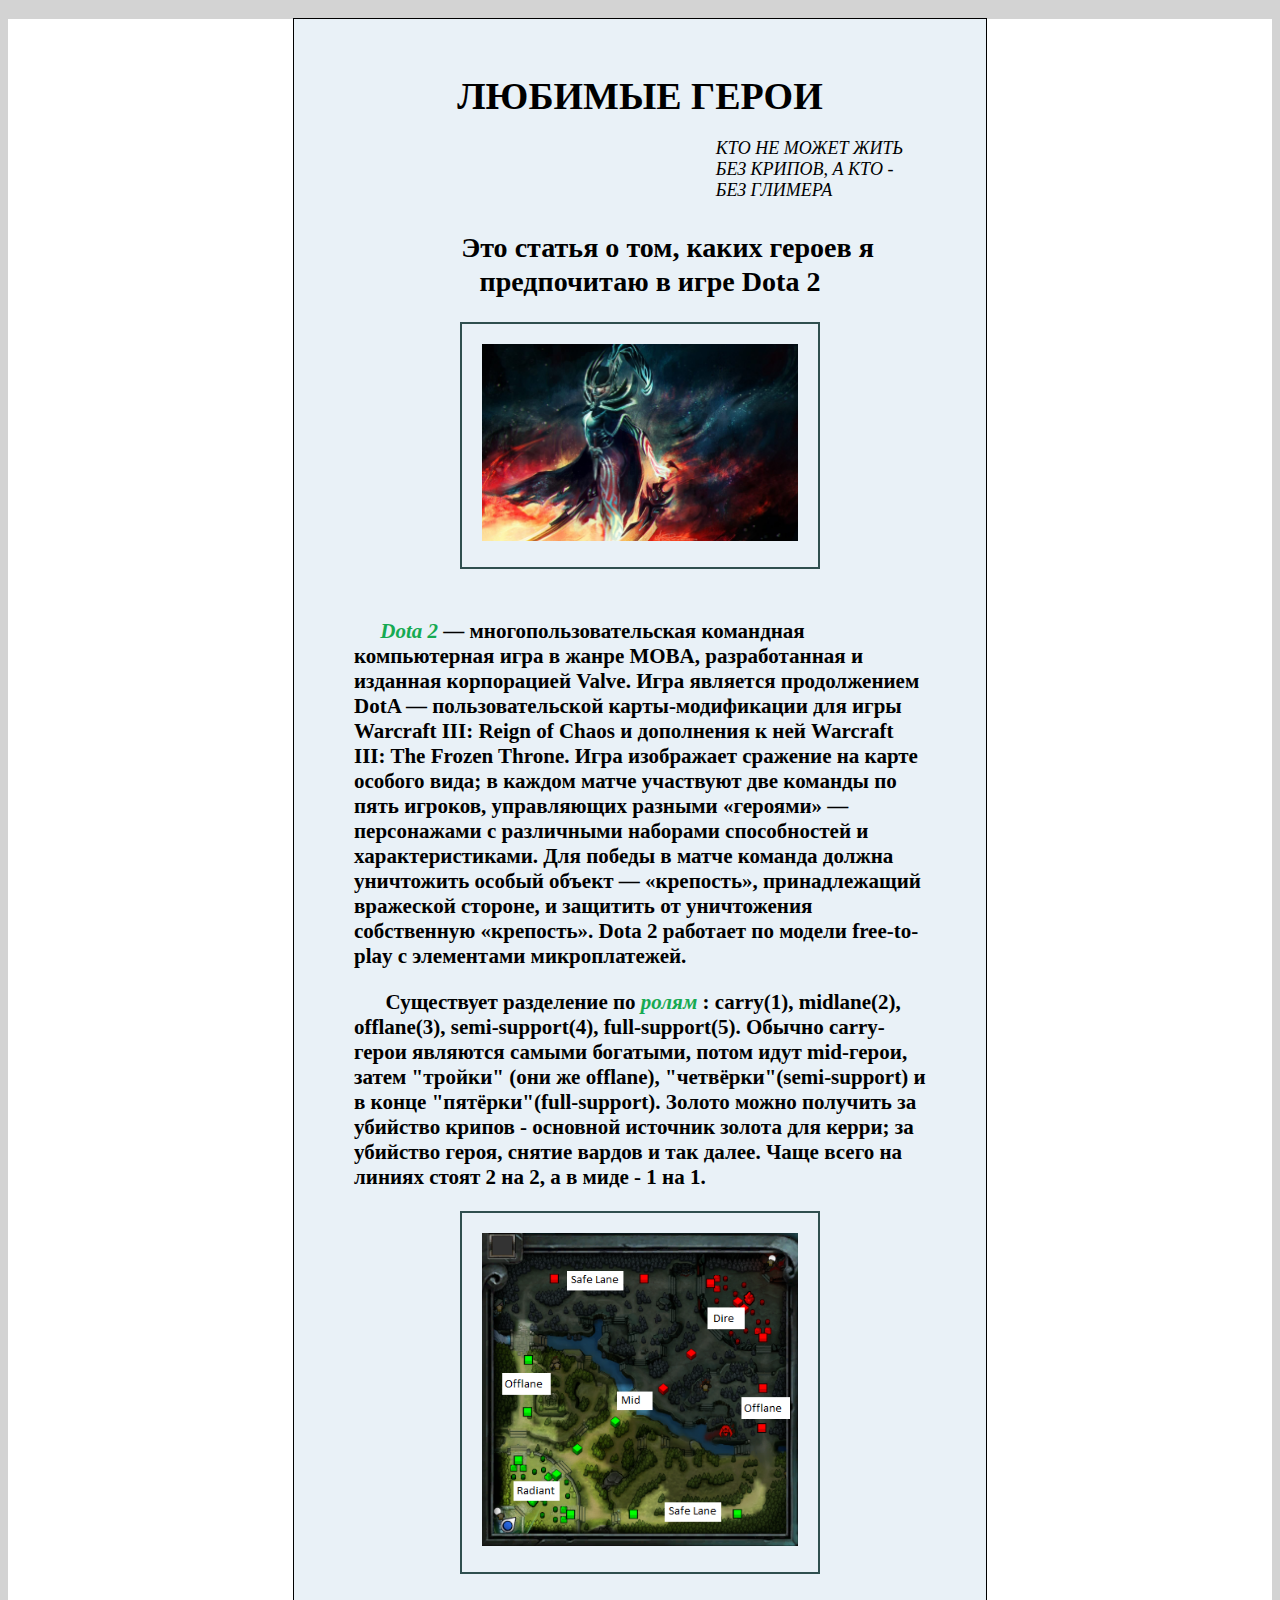
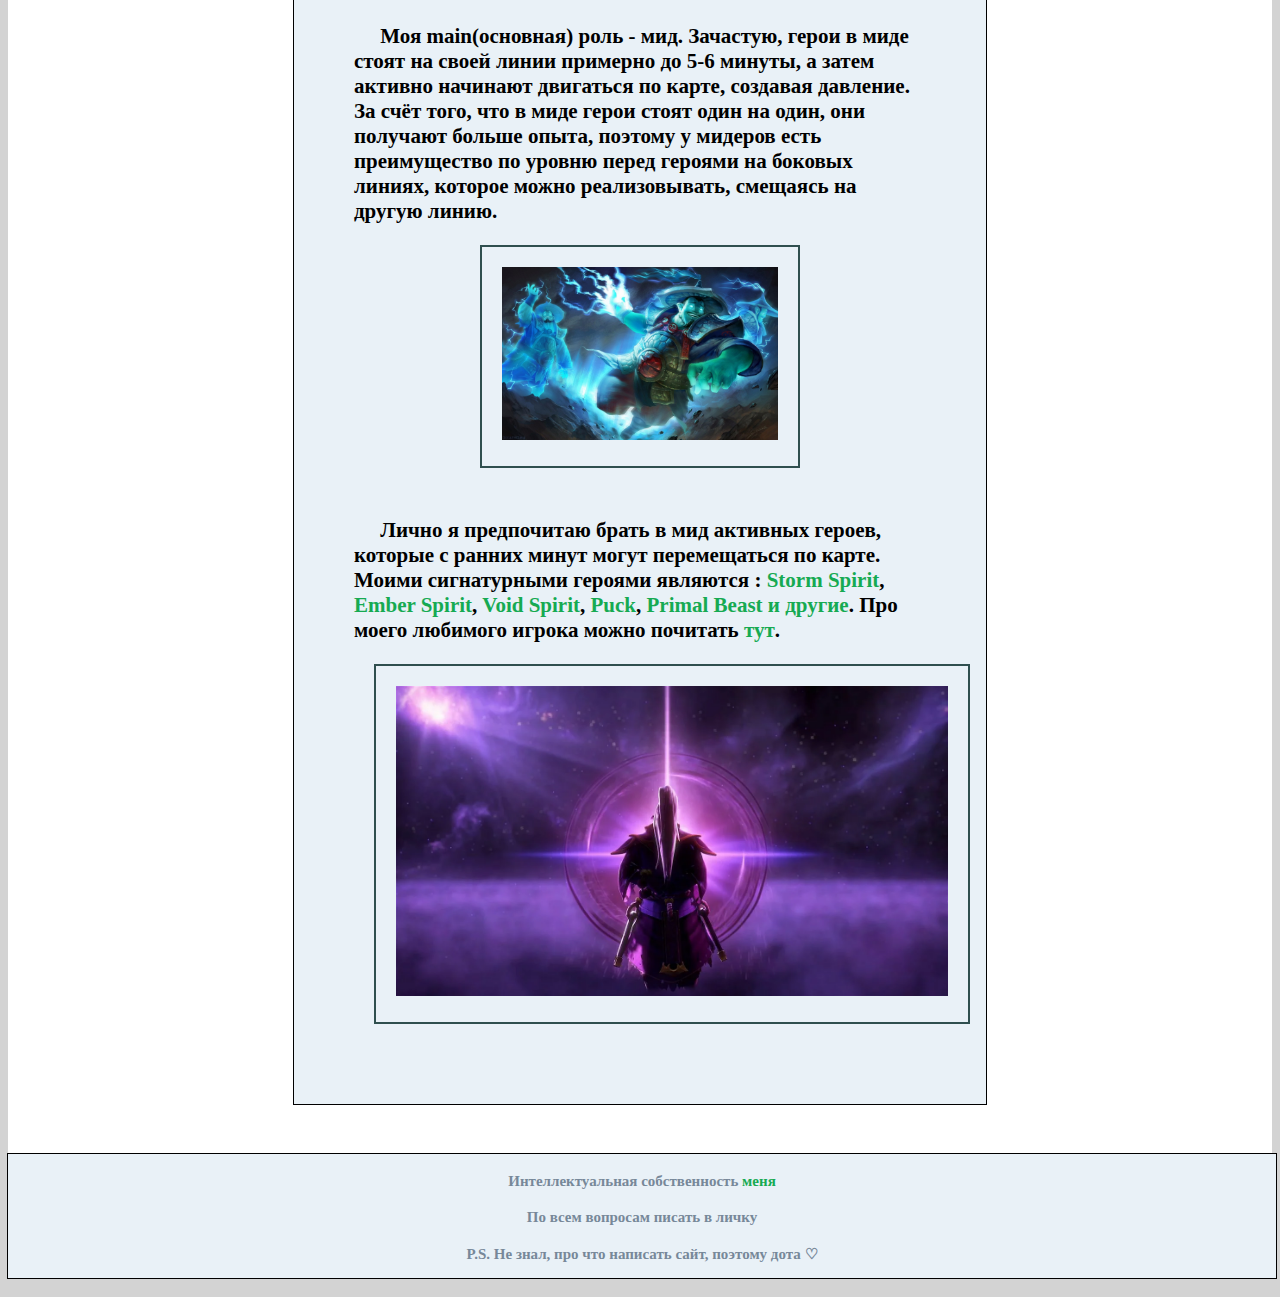
<file: index.html>
<!DOCTYPE html>
<html lang="en">

<head>
    <meta charset="UTF-8">
    <title>Favorite heroes</title>
    <link href="style.css" rel="stylesheet" type="text/css">
</head>
<h3>
<body>
   
    <header></header>
    <main>
        <h1 class="title_class"> ЛЮБИМЫЕ ГЕРОИ</h1>
        <p class="intro"> КТО НЕ МОЖЕТ ЖИТЬ БЕЗ КРИПОВ, А КТО - БЕЗ ГЛИМЕРА </p>
        <h2 class="main_theme"> &nbsp; &nbsp;&nbsp;&nbsp;Это статья о том, каких героев я предпочитаю в игре Dota 2</h2>
        <center>
            <p class="images">
                <img src="PA.jpg" style="height: 100%; width: 100%;">
            </p>
        </center>

        <p>&nbsp; &nbsp;&nbsp;&nbsp;<a href="https://www.dota2.com/home"><b><em>Dota 2</em></b></a> — многопользовательская командная компьютерная игра в жанре MOBA, разработанная и изданная корпорацией Valve. Игра является продолжением DotA — пользовательской карты-модификации для игры Warcraft III: Reign of Chaos и дополнения к ней Warcraft III: The Frozen Throne. Игра изображает сражение на карте особого вида; в каждом матче участвуют две команды по пять игроков, управляющих разными «героями» — персонажами с различными наборами способностей и характеристиками. Для победы в матче команда должна уничтожить особый объект — «крепость», принадлежащий вражеской стороне, и защитить от уничтожения собственную «крепость». Dota 2 работает по модели free-to-play с элементами микроплатежей.</p>
        <p>&nbsp; &nbsp;&nbsp;&nbsp; Существует разделение по <a href="https://anylvl.com/ru/blog/statja-roli-v-dota2-pravilniy-vibor-positcii"><em>ролям </em></a>: carry(1), midlane(2), offlane(3), semi-support(4), full-support(5). Обычно carry-герои являются самыми богатыми, потом идут mid-герои, затем "тройки" (они же offlane), "четвёрки"(semi-support) и в конце "пятёрки"(full-support). Золото можно получить за убийство крипов - основной источник золота для керри; за убийство героя, снятие вардов и так далее. Чаще всего на линиях стоят 2 на 2, а в миде - 1 на 1.</p>
        <center>
           <p class="images">
            <img src="lines.webp" style="height: 100%; width: 100%;">
            </p>
        </center>
        <p>&nbsp; &nbsp;&nbsp;&nbsp;Моя main(основная) роль - мид. Зачастую, герои в миде стоят на своей линии примерно до 5-6 минуты, а затем активно начинают двигаться по карте, создавая давление. За счёт того, что в миде герои стоят один на один, они получают больше опыта, поэтому у мидеров есть преимущество по уровню перед героями на боковых линиях, которое можно реализовывать, смещаясь на другую линию.</p>
        <center>
            <a href="https://dota2.fandom.com/ru/wiki/Storm_Spirit">
               
                <figure>
                   <p class= "images">
                    <img src="Storm.jpg" style="width: 100%;height: 100%;">
                     </p>
                    <figcaption>Герой Storm Spirit</figcaption>
                   
            
                </figure>
                </a>
        </center>
        <p>&nbsp; &nbsp;&nbsp;&nbsp;Лично я предпочитаю брать в мид активных героев, которые с ранних минут могут перемещаться по карте. Моими сигнатурными героями являются :<a href="https://dota2.fandom.com/ru/wiki/Storm_Spirit"> Storm Spirit</a>,<a href="https://dota2.fandom.com/ru/wiki/Ember_Spirit"> Ember Spirit</a>,<a href="https://dota2.fandom.com/ru/wiki/Void_Spirit"> Void Spirit</a>,<a href="https://dota2.fandom.com/ru/wiki/Puck"> Puck</a>,<a href="https://dota2.fandom.com/ru/wiki/Primal_Beast"> Primal Beast</a> <a href="https://www.dota2.com/heroes?l=russian"> и другие</a>. Про моего любимого игрока можно почитать <a href = "index2.html">тут</a>.</p>
        <center>
            <a href="https://dota2.fandom.com/ru/wiki/Void_Spirit">
                <figure>
                   <p class="images" style="height: 100%; width: 100%;">
                    <img src="Void.webp" style="width: 100%;height: 100%;">
                    </p>
                    <figcaption>Герой Void Spirit</figcaption>
                </figure>
            </a>
        </center>
    </main>
    <footer>

            <p class ="footer_end">Интеллектуальная собственность<a href="https://vk.com/light_romashka" style = "font-size: 15px;"> меня</a></p>
            <p class ="footer_end">По всем вопросам писать в личку</p>
            <p class="footer_end"> P.S. Не знал, про что написать сайт, поэтому дота &#x2661;</p>
    </footer>
    
</body>
</h3>
</html>
</file>
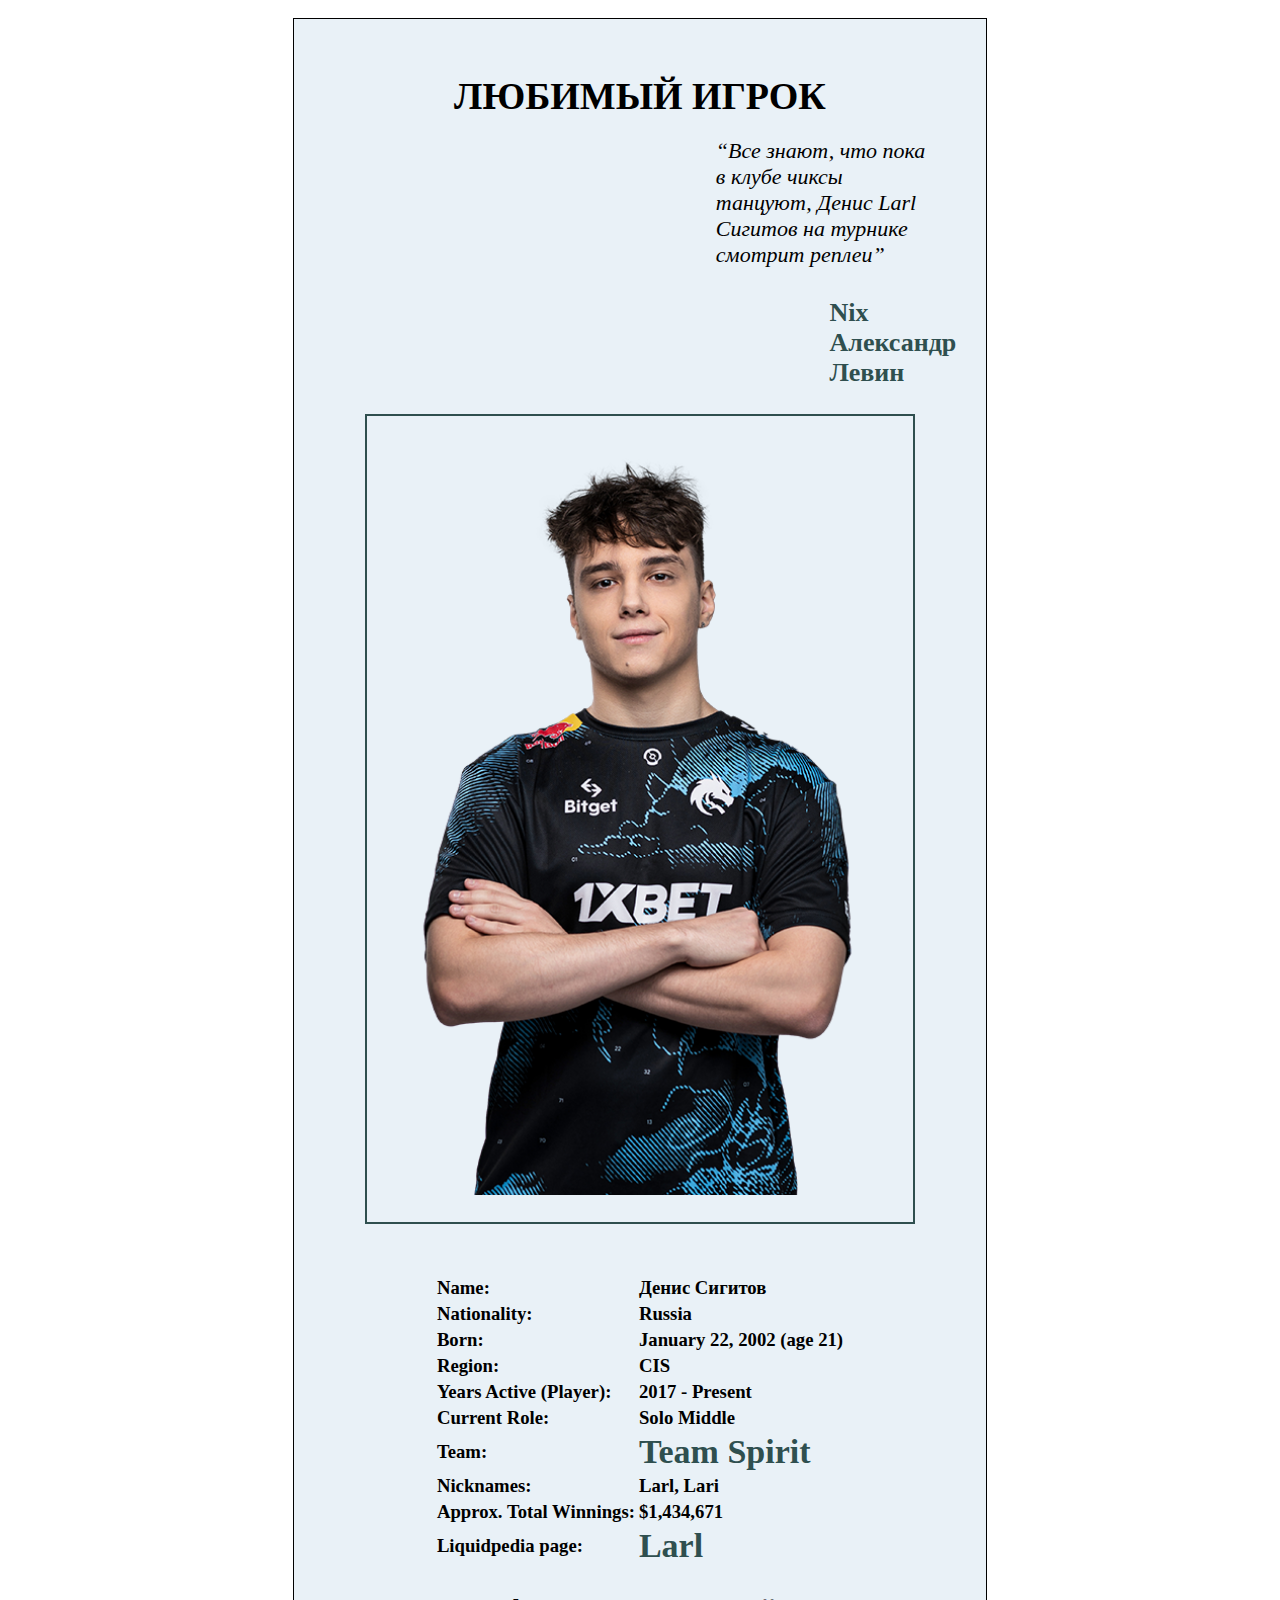
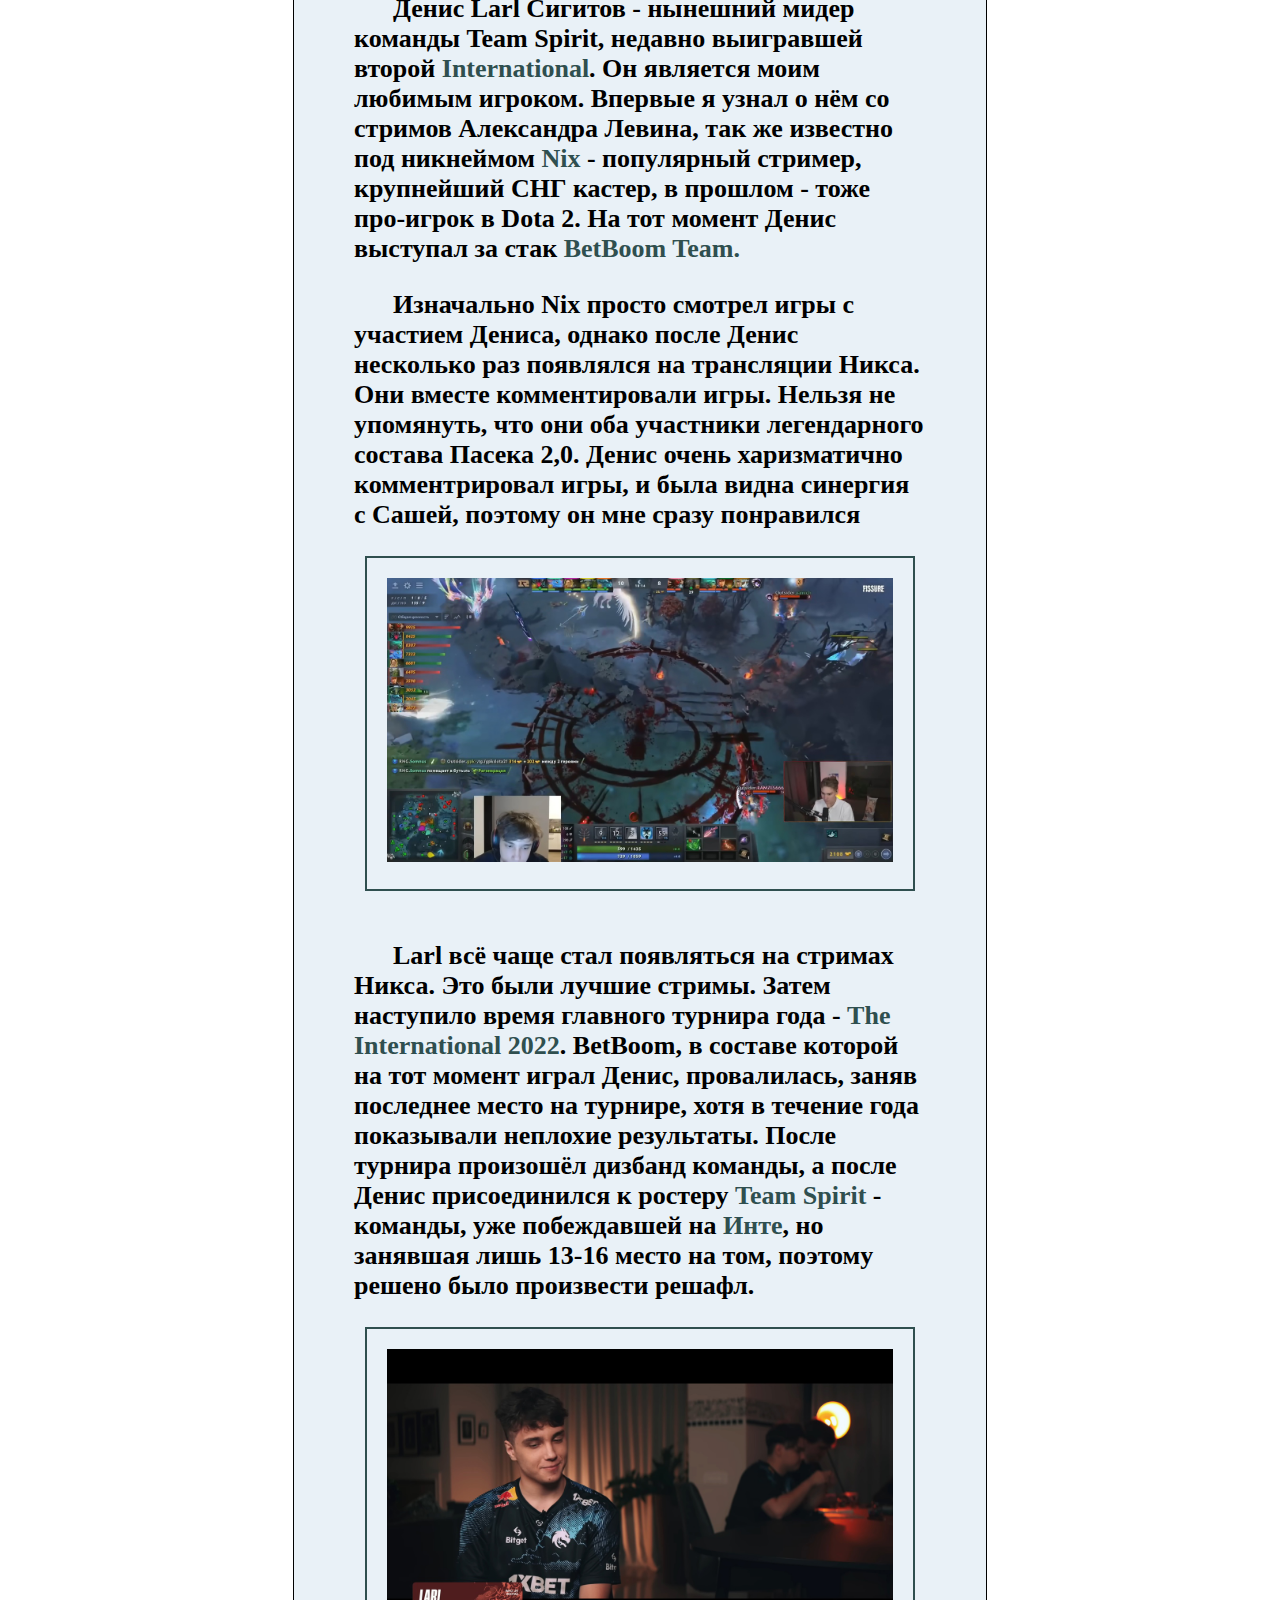
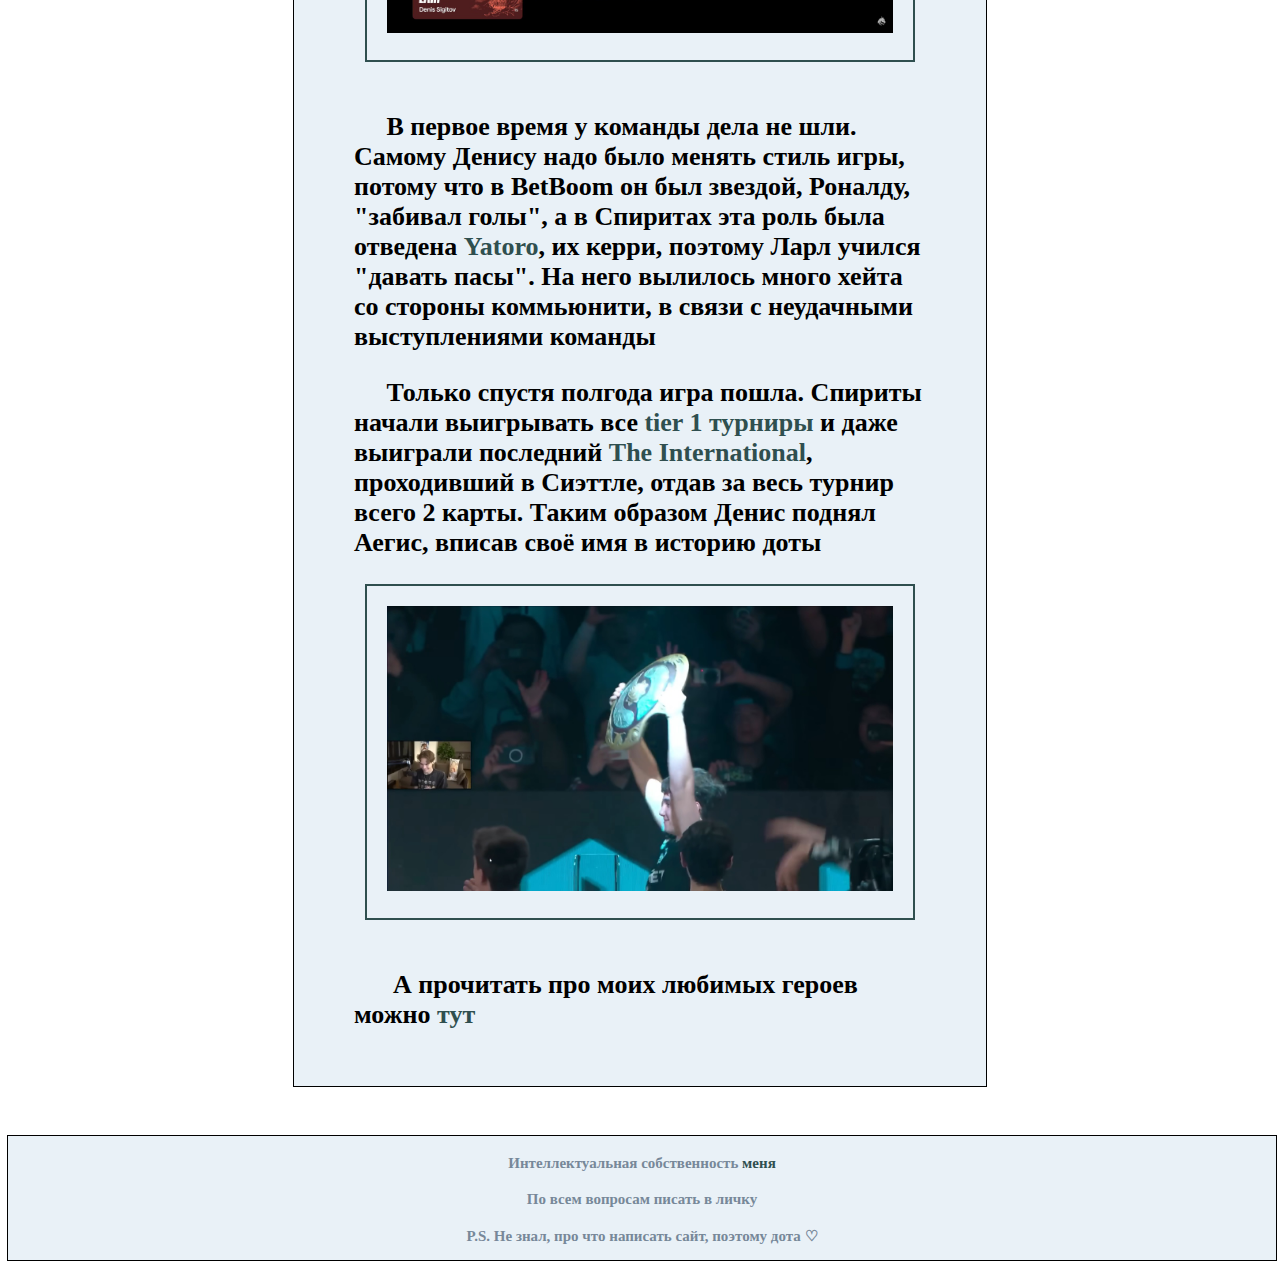
<file: index2.html>
<!DOCTYPE html>
<html lang="en">

<head>
    <meta charset="UTF-8">
    <title>Favorite player</title>
    <link href="style2.css" rel="stylesheet" type="text/css">
    <link href="https://cdn.jsdelivr.net/npm/bootstrap@5.0.2/dist/css/bootstrap.min.css" rel="stylesheet" integrity="sha384-EVSTQN3/azprG1Anm3QDgpJLIm9Nao0Yz1ztcQTwFspd3yD65VohhpuuCOmLASjC" crossorigin="anonymous">
</head>
<h3>

    <body>
        <header></header>
        <main>
            <h1 class="title_class"> ЛЮБИМЫЙ ИГРОК</h1>
            <p class="intro"> <q>Все знают, что пока в клубе чиксы танцуют, Денис<b> Larl</b> Сигитов на турнике смотрит реплеи</q> </p>
            <p class="Nix"> <a href="https://www.twitch.tv/nix"><b>Nix</b> Александр Левин</a></p>
            <center>
                <p class="images">
                   <a href = "https://liquipedia.net/dota2/Team_Spirit"> <img src="LarI.png" style="height: 100%; width: 100%;"></a>
                </p>
                <table class="table table-dark">
                    <thead>
                    </thead>
                    <tbody>
                        <tr>
                            <td>Name:</td>
                            <td>Денис Сигитов</td>
                        </tr>
                        <tr>
                            <td>Nationality:</td>
                            <td>Russia</td>
                        </tr>
                        <tr>

                            <td>Born:</td>
                            <td>January 22, 2002 (age 21)</td>
                        </tr>
                        <tr>
                            <td>Region:</td>
                            <td>CIS</td>
                        </tr>
                        <tr>
                            <td>Years Active (Player):</td>
                            <td>2017 - Present</td>
                        </tr>
                        <tr>
                            <td>Current Role:</td>
                            <td>Solo Middle</td>
                        </tr>
                        <tr>
                            <td>Team:</td>
                            <td><a href ="https://liquipedia.net/dota2/Team_Spirit" class = "Lari">Team Spirit</a></td>
                        </tr>
                        <tr>
                            <td>Nicknames:</td>
                            <td>Larl, Lari</td>
                        </tr>
                        <tr>
                            <td>Approx. Total Winnings:</td>
                            <td>$1,434,671</td>
                        </tr>
                        <tr>
                            <td> Liquidpedia page:</td>
                            <td><a href="https://liquipedia.net/dota2/Larl" class="Lari">Larl</a></td>
                        </tr>
                    </tbody>
                </table>
            </center>
            <p>&nbsp; &nbsp;&nbsp;&nbsp; Денис Larl Сигитов - нынешний мидер команды <b>Team Spirit</b>, недавно выигравшей второй <a href = "https://liquipedia.net/dota2/The_International/2023">International</a>. Он является моим любимым игроком. Впервые я узнал о нём со стримов <b>Александра Левина</b>, так же известно под никнеймом <b><a href = "https://liquipedia.net/dota2/Nix">Nix</a></b> - популярный стример, крупнейший СНГ кастер, в прошлом - тоже про-игрок в Dota 2. На тот момент Денис выступал за стак <a href = "https://liquipedia.net/dota2/BetBoom_Team">BetBoom Team. </a></p>
            <p>&nbsp; &nbsp;&nbsp;&nbsp; Изначально Nix просто смотрел игры с участием Дениса, однако после Денис несколько раз появлялся на трансляции Никса. Они вместе комментировали игры. Нельзя не упомянуть, что они оба участники легендарного состава Пасека 2,0. Денис очень харизматично комментрировал игры, и была видна синергия с Сашей, поэтому он мне сразу понравился </p>
            <center>
                <p class="images">
                    <a href="https://www.youtube.com/watch?v=HmrWKO3lYwY&t=415s">
                        <img src="Stream.jpg" style="height: 100%; width: 100%;">
                    </a>
                </p>
            </center>
            <p>&nbsp; &nbsp;&nbsp;&nbsp; Larl всё чаще стал появляться на стримах Никса. Это были лучшие стримы. Затем наступило время главного турнира года - <a href = "https://liquipedia.net/dota2/The_International/2022">The International 2022</a>. BetBoom, в составе которой на тот момент играл Денис, провалилась, заняв последнее место на турнире, хотя в течение года показывали неплохие результаты. После турнира произошёл дизбанд команды, а после Денис присоединился к ростеру<a href ="https://liquipedia.net/dota2/Team_Spirit"> Team Spirit</a> - команды, уже побеждавшей на <a href = "https://liquipedia.net/dota2/The_International/2021">Инте</a>, но занявшая лишь 13-16 место на том, поэтому решено было произвести решафл. </p>
            <center>
                <p class="images">
                    <a href="https://www.youtube.com/watch?v=ACTSltCB_1c">
                        <img src="Larl_2.jpg" style="height: 100%; width: 100%;">
                    </a>
                </p>
            </center>
            <p> &nbsp; &nbsp;&nbsp;&nbsp;В первое время у команды дела не шли. Самому Денису надо было менять стиль игры, потому что в BetBoom он был звездой, Роналду, "забивал голы", а в Спиритах эта роль была отведена <a href = "https://liquipedia.net/dota2/Yatoro">Yatoro</a>, их керри, поэтому Ларл учился "давать пасы". На него вылилось много хейта со стороны коммьюнити, в связи с неудачными выступлениями команды</p>
            <p>&nbsp; &nbsp;&nbsp;&nbsp;Только спустя полгода игра пошла. Спириты начали выигрывать все <a href ="https://liquipedia.net/dota2/Team_Spirit/Results">tier 1 турниры</a> и даже выиграли последний <a href = "https://liquipedia.net/dota2/The_International/2023">The International</a>, проходивший в Сиэттле, отдав за весь турнир всего 2 карты. Таким образом Денис поднял Аегис, вписав своё имя в историю доты </p>
            <center>
                <p class="images">
                    <a href="https://www.youtube.com/watch?v=kWkA2fJ4xtI&t=13s">
                        <img src="Aegis.jpg" style="height: 100%; width: 100%;">
                    </a>
                </p>
            </center>
            <p>&nbsp; &nbsp;&nbsp;&nbsp; А прочитать про моих любимых героев можно <a href="index.html">тут</a></p>
        </main>
 <footer>

            <p class ="footer_end">Интеллектуальная собственность<a href="https://vk.com/light_romashka" style = "font-size: 15px;"> меня</a></p>
            <p class ="footer_end">По всем вопросам писать в личку</p>
            <p class="footer_end"> P.S. Не знал, про что написать сайт, поэтому дота &#x2661;</p>
    </footer>
    
    </body>
</h3>

</html>
</file>
<file: style.css>
h3 {

    background-color: rgba(255,255,255,1);
}
p{    
    padding-top: 0px;
    font-size: 21px;
    text-align: left;
    margin-left: 30px;
    margin-right: 30px;
 
    
}
main {
    width:50%;
    margin: auto;
    padding: 30px;
    outline: 1px solid #000;
    background-color: rgb(233, 241, 247);
}
.footer_end{
    text-align: center; 
    font-size: 15px;
    color: LightSlateGrey;
    padding: inherit;
    
}
footer{
    outline: 1px solid #000;
    margin-top: 50px;
    height: 120px;
    width: 100%;
    padding: 2px;
    text-align: center;
    background-color: rgb(233, 241, 247);
}

.intro{
    font-family: Bradley Hand, cursive;
    
    font-size: 18px;
    font-style: italic;
    font-weight: 300;
    margin-top: 10px;
    margin-bottom: 30px;
    margin-left: 62%;

    
}
.title_class{
    font-family: cursive;
    font-size:38px;
    margin-bottom: 20px;
    text-align: center;

}
.images{
    border: 2px solid DarkSlateGray; 
    padding: 20px;
    background: rgb(233, 241, 247); 
    margin-right: 10px; 
    margin-bottom: 50px; 
    margin-left: 10px;
    text-align: center;
    width: 50%;
    height: 50%;
    
}
.main_theme{
    text-align: center;
    margin-left: 20px;
    margin-top: 30px;
    line-height: 1.2;

}
body{
    background-color: LightGray;
}

a{
    font-size: 21px;
    font-family: URW Chancery L, cursive;
}
a:link {
  color: rgb(22, 170, 82); 
  text-decoration:none;  
}
a:visited {
  color: rgb(22, 170, 82);
text-decoration:none;
}
a:hover {
  color: rgb(22, 170, 82); 
  text-decoration:none;
}
a:active {
  color: rgb(22, 170, 82); 
  text-decoration:none;
}
figure:hover figcaption {
    display: block;
}
figure figcaption {
    display: none;
    background-color: rgba(0, 0, 0, .5);
    width: 40%;
    height: 40%px;
    position: relative;
    color: LightCyan;
    padding: 3px 15px;
    font-size: 18px;
}
</file>
<file: style2.css>
h3 {

    background-color: rgba(255, 255, 255, 1);
}

main {
    width: 50%;
    margin: auto;
    padding: 30px;
    outline: 1px solid #000;
    background-color: rgb(233, 241, 247);
}

.title_class {
    font-family: cursive;
    font-size: 38px;
    margin-bottom: 20px;
    text-align: center;

}

p {
    padding-top: 0px;
    font-size: 26px;
    text-align: left;
    margin-left: 30px;
    margin-right: 30px;


}

.intro {
    font-family: Bradley Hand, cursive;

    font-size: 22px;
    font-style: italic;
    font-weight: 300;
    margin-top: 10px;
    margin-bottom: 30px;
    margin-left: 62%;


}

.Nix {
    margin-right: 10px;
    margin-left: 80%;
    font-size: 26px;
}

a {
    font-size: 26px;
    font-family: URW Chancery L, cursive;
}

a:link {
    color: DarkSlateGrey;
    text-decoration: none;
}

a:visited {
    color: DarkSlateGrey;
    text-decoration: none;
}

a:hover {
    color: DarkSlateGrey;
    text-decoration: none;
}

a:active {
    color: DarkSlateGrey;
    text-decoration: none;
}

.images {
    border: 2px solid DarkSlateGray;
    padding: 20px;
    background: rgb(233, 241, 247);
    margin-right: 10px;
    margin-bottom: 50px;
    margin-left: 10px;
    text-align: center;
    width: 80%;
    height: 80%;

}

.Lari {
    font-size: 34px;
    color: white;
}
.footer_end{
    text-align: center; 
    font-size: 15px;
    color: LightSlateGrey;
    padding: inherit;
    
}
footer{
    outline: 1px solid #000;
    margin-top: 50px;
    height: 120px;
    width: 100%;
    padding: 2px;
    text-align: center;
    background-color: rgb(233, 241, 247);
}
</file>
